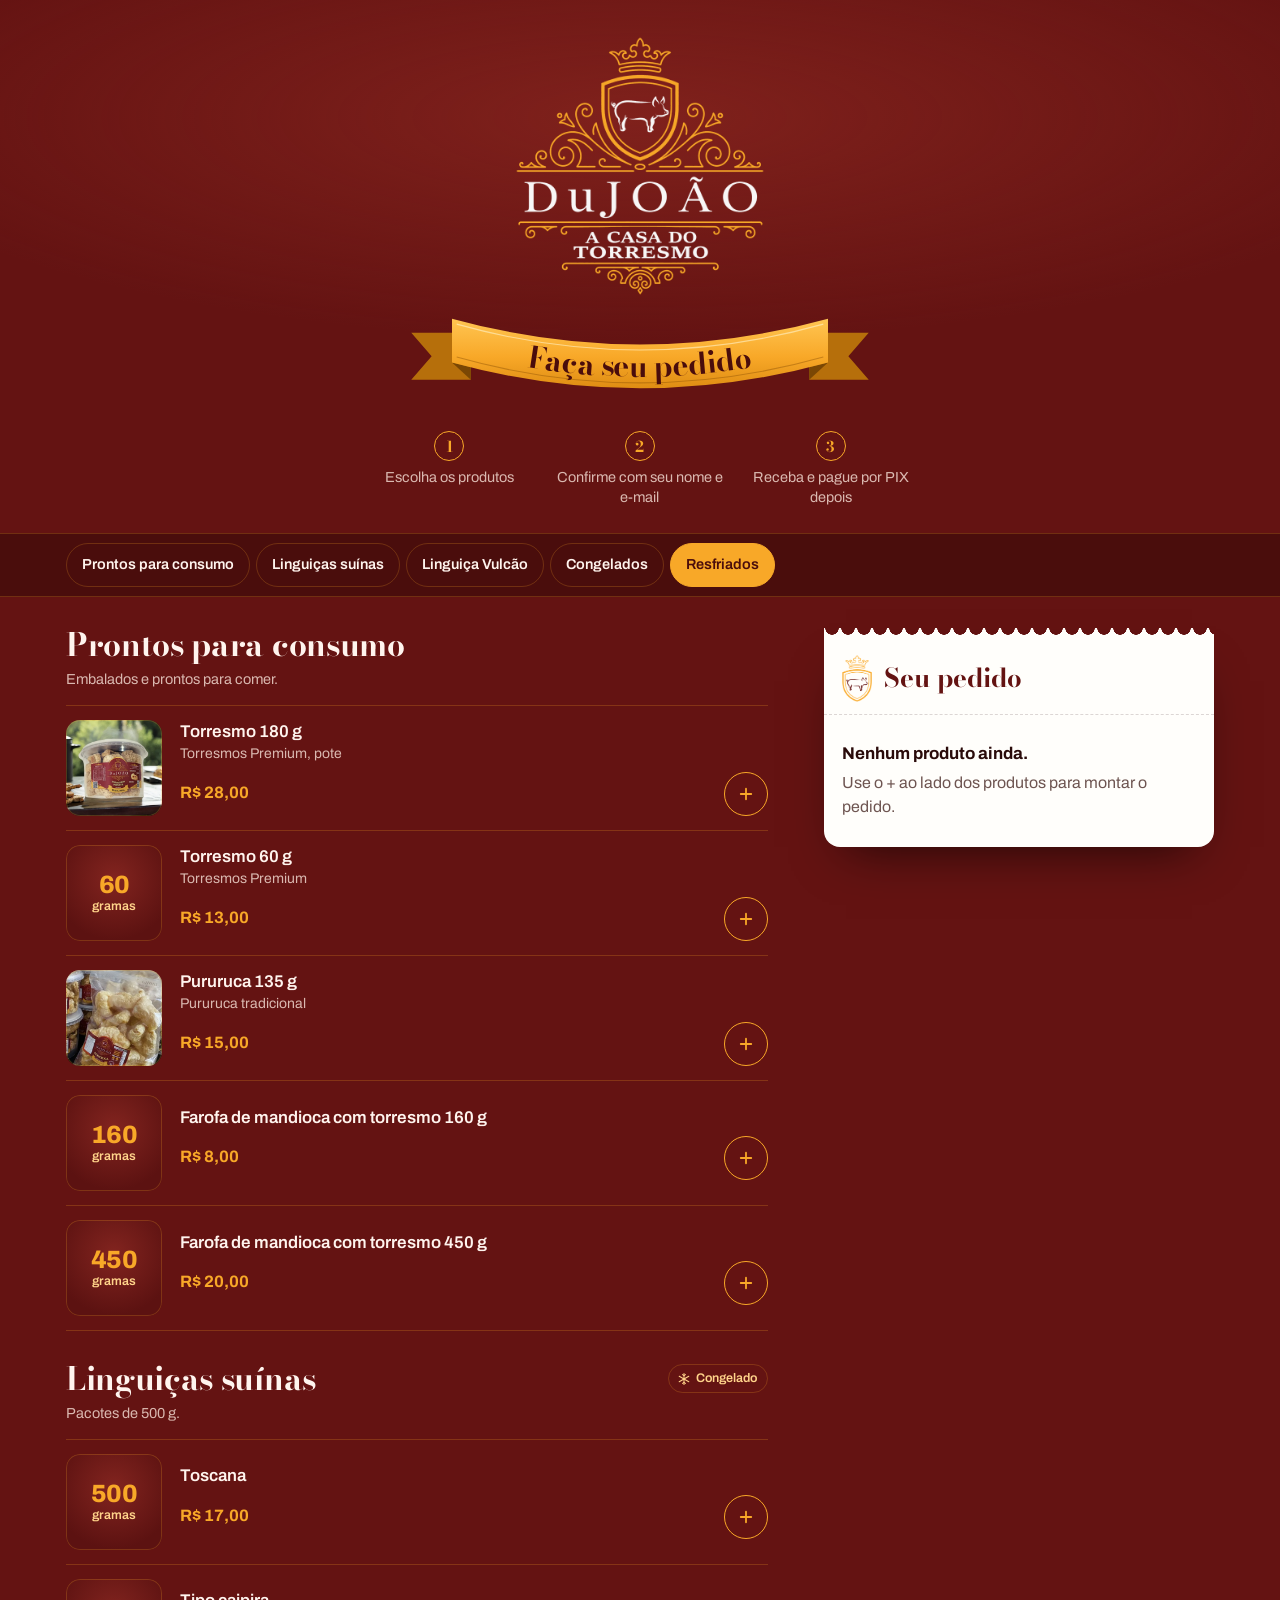
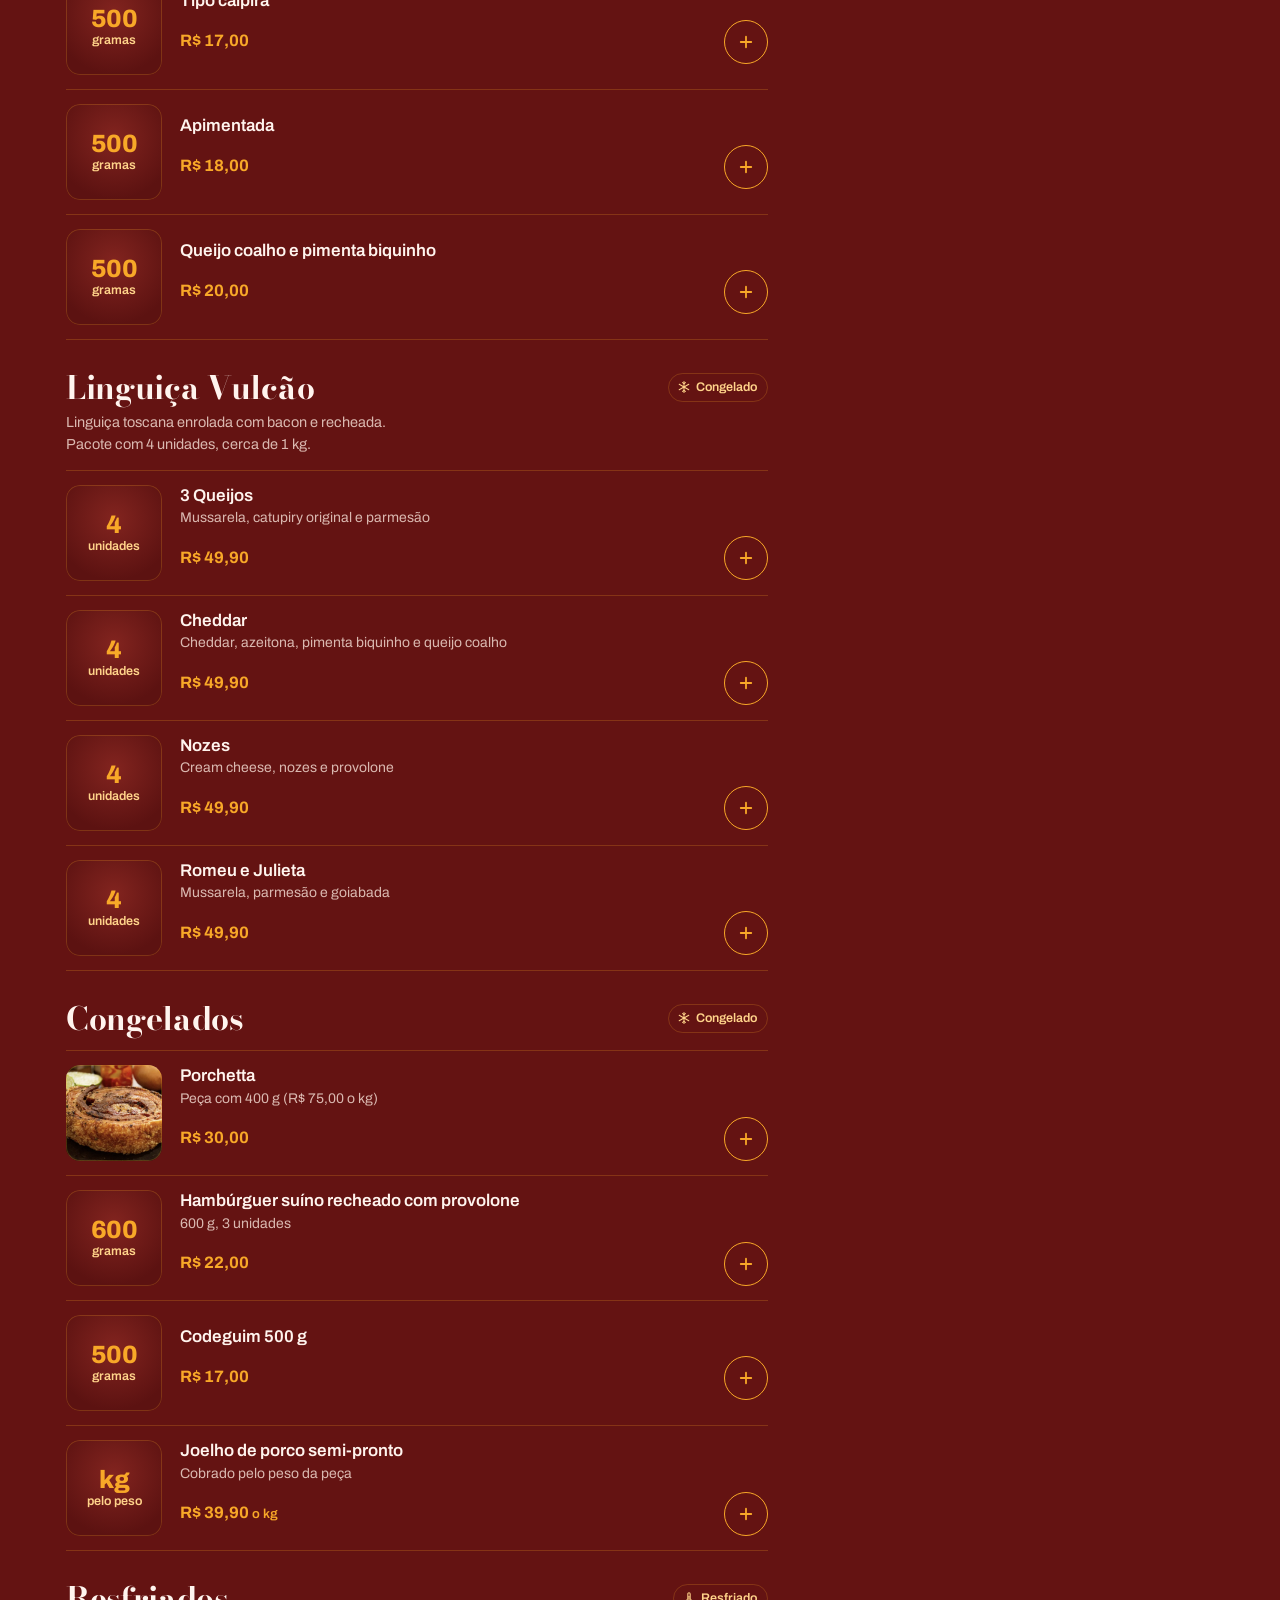
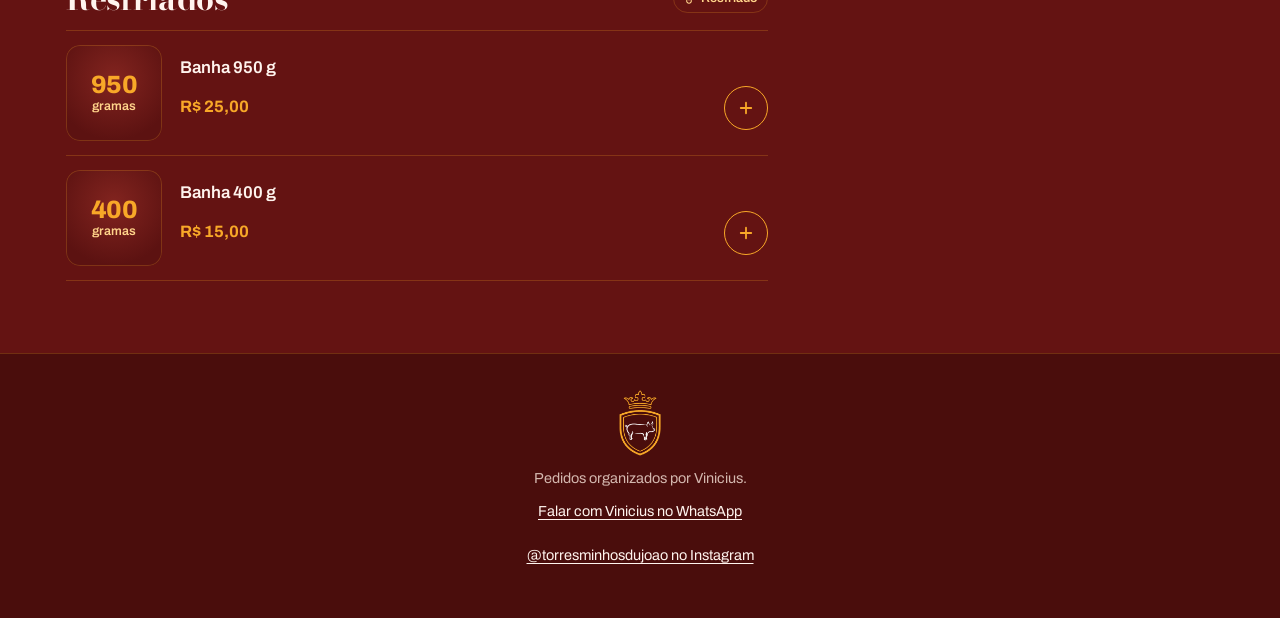
<file: index.html>
<!doctype html>
<html lang="pt-BR">
<head>
  <meta charset="utf-8">
  <meta name="viewport" content="width=device-width, initial-scale=1, viewport-fit=cover">
  <title>Pedidos DuJOÃO</title>
  <meta name="description" content="Monte seu pedido de torresmo, pururuca, linguiças e congelados DuJOÃO. Confirme e receba o resumo por e-mail.">
  <meta name="theme-color" content="#641312">
  <meta name="color-scheme" content="light">
  <meta property="og:type" content="website">
  <meta property="og:title" content="Pedidos DuJOÃO, A Casa do Torresmo">
  <meta property="og:description" content="Escolha os produtos, confirme e receba o resumo do pedido por e-mail.">
  <meta property="og:url" content="https://vbonatto11.github.io/pedidos-dujoao/">
  <meta property="og:image" content="https://vbonatto11.github.io/pedidos-dujoao/assets/img/og.jpg">
  <meta property="og:image:width" content="1200">
  <meta property="og:image:height" content="630">
  <meta name="twitter:card" content="summary_large_image">
  <link rel="icon" type="image/png" href="assets/img/favicon.png">
  <link rel="apple-touch-icon" href="assets/img/apple-touch-icon.png">
  <link rel="preload" href="assets/fonts/bodoni-moda.woff2" as="font" type="font/woff2" crossorigin>
  <link rel="preload" href="assets/fonts/archivo.woff2" as="font" type="font/woff2" crossorigin>
  <link rel="stylesheet" href="assets/estilo.css">
  <script src="config.js" defer></script>
  <script src="assets/catalogo.js" defer></script>
  <script src="assets/loja.js" defer></script>
</head>
<body class="loja">
  <svg width="0" height="0" style="position:absolute" aria-hidden="true" focusable="false">
    <symbol id="i-mais" viewBox="0 0 24 24"><path d="M12 5v14M5 12h14" fill="none" stroke="currentColor" stroke-width="2.4" stroke-linecap="round"/></symbol>
    <symbol id="i-menos" viewBox="0 0 24 24"><path d="M5 12h14" fill="none" stroke="currentColor" stroke-width="2.4" stroke-linecap="round"/></symbol>
    <symbol id="i-fechar" viewBox="0 0 24 24"><path d="M6 6l12 12M18 6 6 18" fill="none" stroke="currentColor" stroke-width="2.2" stroke-linecap="round"/></symbol>
    <symbol id="i-neve" viewBox="0 0 24 24"><g fill="none" stroke="currentColor" stroke-width="1.8" stroke-linecap="round" stroke-linejoin="round"><path d="M12 2.5v19M3.8 7.25l16.4 9.5M20.2 7.25 3.8 16.75"/><path d="M9.6 4.4 12 6.3l2.4-1.9M9.6 19.6 12 17.7l2.4 1.9"/></g></symbol>
    <symbol id="i-termometro" viewBox="0 0 24 24"><g fill="none" stroke="currentColor" stroke-width="1.8" stroke-linecap="round"><path d="M10 13.5V5a2 2 0 1 1 4 0v8.5a4 4 0 1 1-4 0Z"/><path d="M12 9v6.5"/></g></symbol>
    <symbol id="i-copiar" viewBox="0 0 24 24"><g fill="none" stroke="currentColor" stroke-width="1.9" stroke-linejoin="round"><rect x="8.5" y="8.5" width="11" height="11" rx="2.2"/><path d="M15.5 8.5V6.2A1.7 1.7 0 0 0 13.8 4.5H6.2A1.7 1.7 0 0 0 4.5 6.2v7.6a1.7 1.7 0 0 0 1.7 1.7h2.3"/></g></symbol>
    <symbol id="i-conversa" viewBox="0 0 24 24"><path d="M12 3.5a8.5 8.5 0 0 0-7.4 12.7L3.5 20.5l4.4-1.1A8.5 8.5 0 1 0 12 3.5Z" fill="none" stroke="currentColor" stroke-width="1.9" stroke-linejoin="round"/></symbol>
  </svg>

  <a class="pular" href="#cardapio">Pular para os produtos</a>

  <header class="topo">
    <img class="topo__logo" src="assets/img/logo.png" alt="DuJOÃO, A Casa do Torresmo" width="616" height="640">
    <h1 class="fita">
      <span class="sr-only" id="titulo-pagina">Faça seu pedido</span>
      <svg viewBox="0 0 600 160" aria-hidden="true" focusable="false">
        <defs>
          <linearGradient id="fita-ouro" x1="0" y1="0" x2="0" y2="1">
            <stop offset="0" stop-color="#ffc552"/>
            <stop offset=".55" stop-color="#f8a828"/>
            <stop offset="1" stop-color="#df8d13"/>
          </linearGradient>
          <path id="fita-curva" d="M60,75 Q300,141 540,75"/>
        </defs>
        <path d="M84,52 L8,52 L34,82 L8,112 L84,112 Z" fill="#b66f0b"/>
        <path d="M516,52 L592,52 L566,82 L592,112 L516,112 Z" fill="#b66f0b"/>
        <path d="M60,90 L84,112 L84,96 Z" fill="#7a4704"/>
        <path d="M540,90 L516,112 L516,96 Z" fill="#7a4704"/>
        <path d="M60,34 Q300,100 540,34 L540,90 Q300,156 60,90 Z" fill="url(#fita-ouro)"/>
        <path d="M66,41 Q300,107 534,41" fill="none" stroke="#fff3cc" stroke-opacity=".6" stroke-width="1.4"/>
        <path d="M66,83 Q300,149 534,83" fill="none" stroke="#8f5305" stroke-opacity=".45" stroke-width="1.4"/>
        <text font-size="38" fill="#4a0d0c"><textPath id="fita-texto" href="#fita-curva" startOffset="50%" text-anchor="middle">Faça seu pedido</textPath></text>
      </svg>
    </h1>
    <ol class="passos">
      <li>Escolha os produtos</li>
      <li>Confirme com seu nome e <span class="nw">e-mail</span></li>
      <li>Receba e pague por PIX depois</li>
    </ol>
    <p class="topo__aviso" id="aviso" role="status" hidden></p>
    <div class="repetir" id="repetir" hidden>
      <div class="repetir__info">
        <p class="repetir__titulo" id="repetir-titulo">Seu último pedido</p>
        <p class="repetir__texto" id="repetir-texto"></p>
      </div>
      <button class="btn btn--ouro" id="repetir-btn" type="button">Repetir pedido</button>
    </div>
  </header>

  <nav class="categorias" aria-label="Categorias de produtos">
    <div class="categorias__trilho" id="chips"></div>
  </nav>

  <div class="pagina">
    <main class="cardapio" id="cardapio" tabindex="-1">
      <noscript><p class="secao">Para fazer o pedido, ative o JavaScript do navegador.</p></noscript>
    </main>

    <aside class="comanda" id="comanda" aria-labelledby="comanda-titulo">
      <div class="comanda__papel papel serrilha">
        <div class="comanda__cabeca">
          <img class="comanda__emblema" src="assets/img/emblema-papel.png" alt="" width="30" height="47">
          <h2 class="comanda__titulo" id="comanda-titulo" tabindex="-1">Seu pedido</h2>
          <button class="comanda__fechar" id="fechar" type="button" aria-label="Fechar e continuar escolhendo">
            <svg aria-hidden="true"><use href="#i-fechar"/></svg>
          </button>
        </div>

        <div class="comanda__rolagem" id="comanda-rolagem">
          <section id="etapa-pedido" aria-label="Revisão do pedido">
            <div class="comanda__vazio" id="vazio">
              <strong>Nenhum produto ainda.</strong>
              <span id="vazio-texto">Use o + ao lado dos produtos para montar o pedido.</span>
            </div>

            <ul class="linhas" id="linhas"></ul>

            <div class="total" id="total" hidden>
              <div class="total__linha">
                <span>Total</span>
                <div>
                  <strong id="total-valor">R$ 0,00</strong>
                  <p class="total__extra" id="total-extra" hidden>+ itens cobrados pelo peso</p>
                </div>
              </div>
              <button class="btn btn--primario btn--largo total__continuar" id="ir-dados" type="button">Continuar para seus dados</button>
            </div>

            <form class="form" id="form" novalidate hidden>
              <h3 class="form__titulo">Seus dados</h3>

              <div class="campo" id="campo-nome">
                <label for="nome">Nome e sobrenome</label>
                <input id="nome" name="nome" type="text" autocomplete="name" maxlength="80" required placeholder="Ex.: Ana Souza" aria-describedby="erro-nome">
                <p class="campo__erro" id="erro-nome"></p>
              </div>

              <div class="campo" id="campo-email">
                <label for="email">Seu e-mail</label>
                <input id="email" name="email" type="email" inputmode="email" autocomplete="email" autocapitalize="off" spellcheck="false" maxlength="120" required aria-describedby="ajuda-email erro-email">
                <p class="campo__ajuda" id="ajuda-email">A confirmação do pedido chega neste e-mail.</p>
                <p class="campo__erro" id="erro-email"></p>
              </div>

              <div class="campo">
                <label for="whatsapp">WhatsApp <span class="opcional">(opcional)</span></label>
                <input id="whatsapp" name="whatsapp" type="tel" inputmode="tel" autocomplete="tel" maxlength="20" placeholder="(19) 99999-9999">
              </div>

              <div class="campo">
                <label for="obs">Observações <span class="opcional">(opcional)</span></label>
                <textarea id="obs" name="obs" rows="2" maxlength="500"></textarea>
              </div>

              <div class="alerta" id="alerta" role="alert" hidden></div>

              <button class="btn btn--primario btn--largo" id="confirmar" type="submit" style="margin-top:18px">Confirmar pedido</button>
              <p class="comanda__pagamento" id="nota-pagamento">Pagamento por PIX depois que você receber os produtos.</p>
            </form>
          </section>

          <section class="sucesso" id="etapa-sucesso" aria-label="Pedido confirmado" hidden></section>
        </div>
      </div>
    </aside>
  </div>

  <footer class="rodape">
    <img src="assets/img/emblema.png" alt="" width="42" height="66" loading="lazy">
    <p id="rodape-responsavel">Pedidos organizados por Vinicius.</p>
    <p><a id="rodape-whatsapp" href="https://wa.me/5535998983305">Falar no WhatsApp</a></p>
    <p><a href="https://www.instagram.com/torresminhosdujoao/" rel="noopener">@torresminhosdujoao no Instagram</a></p>
  </footer>

  <div class="barra" id="barra">
    <button class="barra__botao" id="abrir" type="button" aria-controls="comanda" aria-expanded="false" tabindex="-1">
      <span>
        <span class="barra__qtd" id="barra-qtd">0 itens</span>
        <span class="barra__total" id="barra-total">R$ 0,00</span>
      </span>
      <span class="barra__acao" id="barra-acao">Revisar pedido</span>
    </button>
  </div>
  <div class="fundo" id="fundo" hidden></div>
  <dialog class="visor" id="visor" aria-labelledby="visor-nome">
    <button class="visor__fechar" id="visor-fechar" type="button" aria-label="Fechar foto">
      <svg aria-hidden="true"><use href="#i-fechar"/></svg>
    </button>
    <div class="visor__palco" id="visor-palco">
      <img class="visor__foto" id="visor-foto" alt="" draggable="false">
    </div>
    <p class="visor__dica" id="visor-dica"></p>
    <div class="visor__info papel">
      <div>
        <h2 class="visor__nome" id="visor-nome"></h2>
        <p class="visor__detalhe" id="visor-detalhe"></p>
      </div>
      <div class="visor__base">
        <span class="visor__preco" id="visor-preco"></span>
        <div id="visor-qtd"></div>
      </div>
    </div>
  </dialog>

  <div class="toast" id="toast" role="status" aria-live="polite"></div>
</body>
</html>
</file>
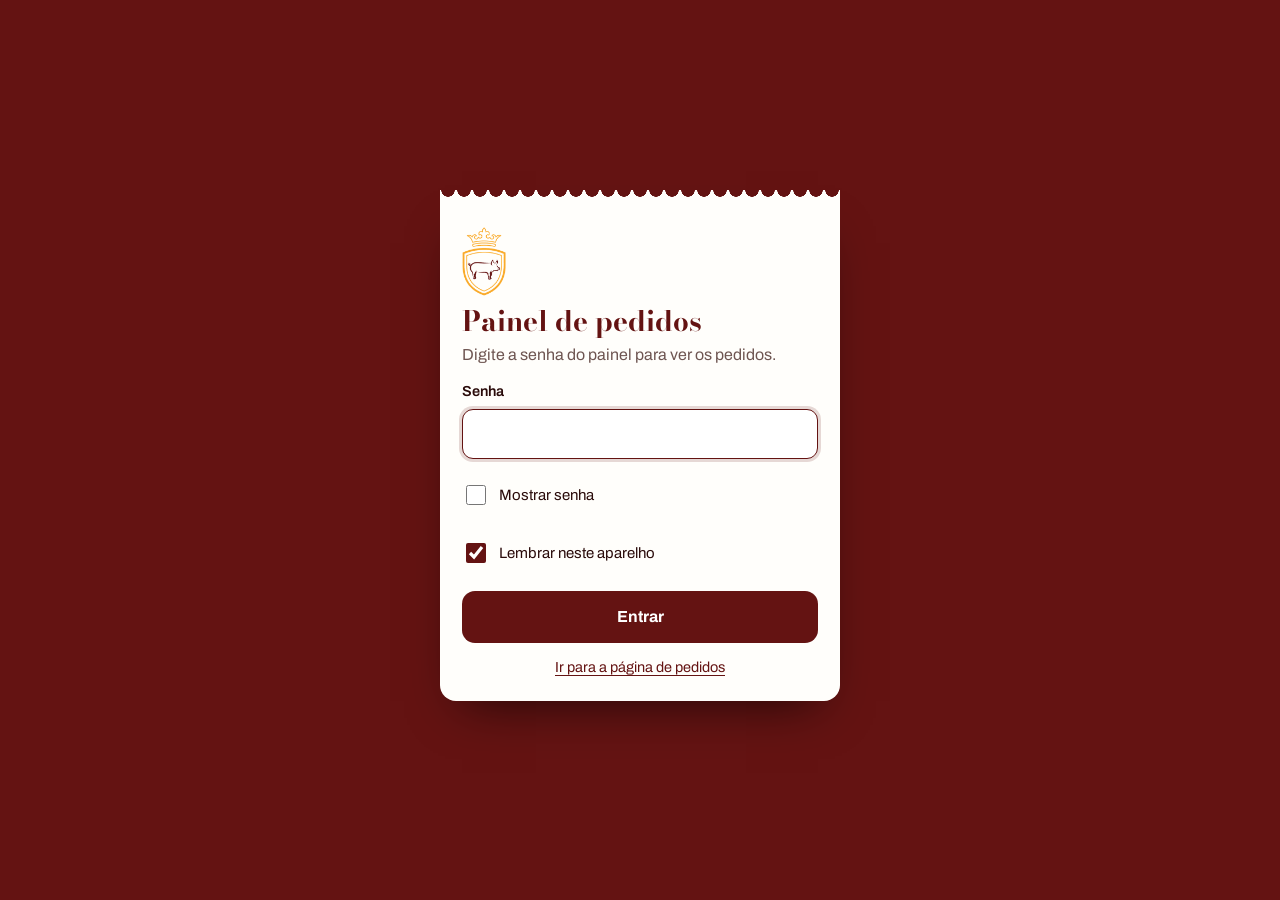
<file: painel.html>
<!doctype html>
<html lang="pt-BR">
<head>
  <meta charset="utf-8">
  <meta name="viewport" content="width=device-width, initial-scale=1, viewport-fit=cover">
  <title>Painel de pedidos DuJOÃO</title>
  <meta name="robots" content="noindex, nofollow">
  <meta name="theme-color" content="#4a0d0c">
  <meta name="color-scheme" content="light">
  <link rel="icon" type="image/png" href="assets/img/favicon.png">
  <link rel="apple-touch-icon" href="assets/img/apple-touch-icon.png">
  <link rel="preload" href="assets/fonts/bodoni-moda.woff2" as="font" type="font/woff2" crossorigin>
  <link rel="preload" href="assets/fonts/archivo.woff2" as="font" type="font/woff2" crossorigin>
  <link rel="stylesheet" href="assets/estilo.css">
  <script src="config.js" defer></script>
  <script src="assets/painel.js" defer></script>
</head>
<body class="painel">
  <svg width="0" height="0" style="position:absolute" aria-hidden="true" focusable="false">
    <symbol id="i-atualizar" viewBox="0 0 24 24"><g fill="none" stroke="currentColor" stroke-width="2" stroke-linecap="round" stroke-linejoin="round"><path d="M20 11a8 8 0 0 0-14.7-4.3L4 8"/><path d="M4 3.5V8h4.5"/><path d="M4 13a8 8 0 0 0 14.7 4.3L20 16"/><path d="M20 20.5V16h-4.5"/></g></symbol>
    <symbol id="i-sair" viewBox="0 0 24 24"><g fill="none" stroke="currentColor" stroke-width="2" stroke-linecap="round" stroke-linejoin="round"><path d="M14 4h4a2 2 0 0 1 2 2v12a2 2 0 0 1-2 2h-4"/><path d="M10 16l-4-4 4-4M6 12h10"/></g></symbol>
    <symbol id="i-check" viewBox="0 0 24 24"><path d="M5 12.5l4.2 4.2L19 7" fill="none" stroke="currentColor" stroke-width="3" stroke-linecap="round" stroke-linejoin="round"/></symbol>
    <symbol id="i-copiar" viewBox="0 0 24 24"><g fill="none" stroke="currentColor" stroke-width="1.9" stroke-linejoin="round"><rect x="8.5" y="8.5" width="11" height="11" rx="2.2"/><path d="M15.5 8.5V6.2A1.7 1.7 0 0 0 13.8 4.5H6.2A1.7 1.7 0 0 0 4.5 6.2v7.6a1.7 1.7 0 0 0 1.7 1.7h2.3"/></g></symbol>
    <symbol id="i-conversa" viewBox="0 0 24 24"><path d="M12 3.5a8.5 8.5 0 0 0-7.4 12.7L3.5 20.5l4.4-1.1A8.5 8.5 0 1 0 12 3.5Z" fill="none" stroke="currentColor" stroke-width="1.9" stroke-linejoin="round"/></symbol>
    <symbol id="i-imprimir" viewBox="0 0 24 24"><g fill="none" stroke="currentColor" stroke-width="1.9" stroke-linejoin="round"><path d="M7 8V3.5h10V8"/><rect x="3.5" y="8" width="17" height="8.5" rx="2"/><path d="M7 13.5h10v7H7z"/></g></symbol>
    <symbol id="i-busca" viewBox="0 0 24 24"><g fill="none" stroke="currentColor" stroke-width="2" stroke-linecap="round"><circle cx="11" cy="11" r="6.5"/><path d="m16 16 4.5 4.5"/></g></symbol>
  </svg>

  <!-- Entrada -->
  <main class="entrada" id="entrada" hidden>
    <form class="entrada__cartao papel serrilha" id="form-entrada" novalidate>
      <img src="assets/img/emblema-papel.png" alt="" width="56" height="88" class="entrada__emblema">
      <h1 class="entrada__titulo">Painel de pedidos</h1>
      <p class="entrada__texto" id="entrada-texto">Digite a senha do painel para ver os pedidos.</p>
      <div class="campo">
        <label for="senha">Senha</label>
        <input id="senha" type="password" autocomplete="current-password" autocapitalize="off" autocorrect="off" spellcheck="false" required aria-describedby="entrada-erro">
      </div>
      <label class="lembrar"><input type="checkbox" id="mostrar-senha"> Mostrar senha</label>
      <label class="lembrar"><input type="checkbox" id="lembrar" checked> Lembrar neste aparelho</label>
      <div class="alerta" id="entrada-erro" role="alert" hidden></div>
      <button class="btn btn--primario btn--largo" id="entrar" type="submit" style="margin-top:16px">Entrar</button>
      <p class="entrada__link"><a href="./">Ir para a página de pedidos</a></p>
    </form>
  </main>

  <!-- Painel -->
  <div id="app" hidden>
    <header class="painel-topo">
      <div class="painel-topo__linha">
        <img src="assets/img/emblema.png" alt="" width="26" height="41" class="painel-topo__emblema">
        <h1 class="painel-topo__titulo">Pedidos DuJOÃO</h1>
        <button class="icone-btn" id="atualizar" type="button" aria-label="Atualizar pedidos"><svg aria-hidden="true"><use href="#i-atualizar"/></svg></button>
        <button class="icone-btn" id="sair" type="button" aria-label="Sair do painel"><svg aria-hidden="true"><use href="#i-sair"/></svg></button>
      </div>
      <div class="painel-topo__linha">
        <div class="abas" role="tablist" aria-label="Seções do painel">
          <button class="aba" role="tab" id="aba-tickets" aria-controls="painel-tickets" aria-selected="true" type="button">Tickets <span class="aba__n" id="n-tickets">0</span></button>
          <button class="aba" role="tab" id="aba-resumo" aria-controls="painel-resumo" aria-selected="false" type="button" tabindex="-1">Resumo</button>
          <button class="aba" role="tab" id="aba-produtos" aria-controls="painel-produtos" aria-selected="false" type="button" tabindex="-1">Produtos</button>
        </div>
      </div>
    </header>

    <main class="painel-corpo">
      <div class="painel-info">
        <label class="rodada-sel">
          <span>Rodada</span>
          <select id="rodada"></select>
        </label>
        <span class="status-loja" id="status-loja"></span>
        <span class="atualizado" id="atualizado"></span>
      </div>
      <section id="painel-tickets" role="tabpanel" aria-labelledby="aba-tickets">
        <h2 class="sr-only">Tickets</h2>
        <div class="filtros">
          <div class="filtros__chips" id="filtros" role="group" aria-label="Filtrar tickets"></div>
          <label class="busca">
            <svg aria-hidden="true"><use href="#i-busca"/></svg>
            <span class="sr-only">Buscar</span>
            <input id="busca" type="search" placeholder="Buscar por nome, nº ou produto" autocomplete="off">
          </label>
        </div>
        <div class="tickets" id="tickets" tabindex="-1"></div>
        <div class="vazio-painel" id="tickets-vazio" hidden></div>
      </section>

      <section id="painel-resumo" role="tabpanel" aria-labelledby="aba-resumo" hidden>
        <h2 class="sr-only">Resumo da rodada</h2>
        <div class="numeros" id="numeros"></div>
        <div class="resumo-grade">
          <article class="cartao papel serrilha">
            <div class="cartao__cabeca">
              <h2 class="cartao__titulo">Pedido para o DuJOÃO</h2>
              <p class="cartao__sub">Tudo que foi pedido nesta rodada, sem os cancelados.</p>
            </div>
            <div id="lista-produtos"></div>
            <button class="btn btn--primario btn--largo" type="button" id="copiar-produtos"><svg aria-hidden="true"><use href="#i-copiar"/></svg>Copiar resumo para o WhatsApp</button>
          </article>

          <div class="resumo-coluna">
            <article class="cartao papel serrilha">
              <div class="cartao__cabeca">
                <h2 class="cartao__titulo">Valores por pessoa</h2>
              </div>
              <ul class="lista-pessoas" id="lista-pessoas"></ul>
              <button class="btn btn--contorno btn--largo" type="button" id="copiar-valores"><svg aria-hidden="true"><use href="#i-copiar"/></svg>Copiar valores</button>
            </article>

            <article class="cartao papel serrilha">
              <div class="cartao__cabeca">
                <h2 class="cartao__titulo">Imprimir para separar</h2>
                <p class="cartao__sub">A lista dos produtos para pegar e os pedidos de cada pessoa, da rodada que está na tela.</p>
              </div>
              <fieldset class="opcoes">
                <legend class="ajuste__nome">Papel</legend>
                <div class="segmentos">
                  <label><input type="radio" name="papel" value="80" checked><span>Térmica 80 mm</span></label>
                  <label><input type="radio" name="papel" value="58"><span>Térmica 58 mm</span></label>
                  <label><input type="radio" name="papel" value="a4"><span>Folha A4</span></label>
                </div>
              </fieldset>
              <fieldset class="opcoes">
                <legend class="ajuste__nome">O que imprimir</legend>
                <label class="lembrar"><input type="checkbox" id="imp-separar" checked> Lista para separar (por produto)</label>
                <label class="lembrar"><input type="checkbox" id="imp-pessoas" checked> Pedidos por pessoa</label>
              </fieldset>
              <button class="btn btn--primario btn--largo" type="button" id="imprimir"><svg aria-hidden="true"><use href="#i-imprimir"/></svg>Imprimir</button>
            </article>

            <article class="cartao papel serrilha">
              <div class="cartao__cabeca">
                <h2 class="cartao__titulo">Site e rodada</h2>
              </div>
              <div class="ajuste">
                <div>
                  <p class="ajuste__nome" id="rotulo-aberto">Recebendo pedidos</p>
                  <p class="ajuste__desc">Desligue para fechar o site para novos pedidos.</p>
                </div>
                <button class="interruptor" id="aberto" type="button" role="switch" aria-checked="true" aria-labelledby="rotulo-aberto"><span></span></button>
              </div>
              <form class="ajuste ajuste--coluna" id="form-aviso">
                <label class="ajuste__nome" for="aviso">Aviso no topo do site</label>
                <p class="ajuste__desc" id="aviso-desc">Por exemplo: "Pedidos até quinta, entrega no sábado". Deixe vazio para não mostrar nada.</p>
                <div class="ajuste__linha">
                  <input id="aviso" type="text" maxlength="200" aria-describedby="aviso-desc">
                  <button class="btn btn--contorno" type="submit">Salvar</button>
                </div>
              </form>
              <div class="ajuste ajuste--coluna">
                <p class="ajuste__nome">Nova rodada</p>
                <p class="ajuste__desc" id="rodada-desc">Quando fechar este pedido com o DuJOÃO, comece uma nova rodada. Os pedidos antigos continuam salvos.</p>
                <button class="btn btn--contorno" type="button" id="nova-rodada">Começar nova rodada</button>
              </div>
              <p class="cartao__rodape"><a id="link-planilha" href="#" target="_blank" rel="noopener">Abrir a planilha</a></p>
            </article>
          </div>
        </div>
      </section>

      <section id="painel-produtos" role="tabpanel" aria-labelledby="aba-produtos" hidden>
        <article class="cartao papel serrilha cartao--produtos">
          <div class="cartao__cabeca">
            <h2 class="cartao__titulo">Preços e produtos</h2>
            <p class="cartao__sub">Mude o preço ou desligue o que acabou e toque em Salvar. Os pedidos novos já usam os valores salvos.</p>
          </div>
          <div id="produtos-lista"></div>
        </article>
        <div class="produtos__barra" id="produtos-barra" hidden>
          <span class="produtos__mudancas" id="produtos-mudancas"></span>
          <button class="btn btn--texto" type="button" id="produtos-desfazer">Desfazer</button>
          <button class="btn btn--ouro" type="button" id="produtos-salvar">Salvar</button>
        </div>
      </section>
    </main>
  </div>

  <div class="impressao" id="impressao" aria-hidden="true"></div>

  <dialog class="dialogo papel" id="dialogo" aria-labelledby="dialogo-titulo" aria-describedby="dialogo-texto">
    <form method="dialog">
      <h2 class="dialogo__titulo" id="dialogo-titulo"></h2>
      <p class="dialogo__texto" id="dialogo-texto"></p>
      <div class="dialogo__acoes">
        <button class="btn btn--contorno" value="nao" type="submit">Voltar</button>
        <button class="btn btn--primario" value="sim" type="submit" id="dialogo-sim"></button>
      </div>
    </form>
  </dialog>

  <div class="toast" id="toast" role="status" aria-live="polite"></div>
</body>
</html>
</file>
<file: assets/estilo.css>
/* ==========================================================================
   Pedidos DuJOÃO — estilos compartilhados (loja e painel)
   Cores tiradas do logo: vinho #641312, ouro #F8A828, branco.
   ========================================================================== */

@font-face {
  font-family: "Bodoni Moda";
  src: url("fonts/bodoni-moda.woff2") format("woff2");
  font-weight: 400 900;
  font-style: normal;
  font-display: swap;
}
@font-face {
  font-family: "Archivo";
  src: url("fonts/archivo.woff2") format("woff2");
  font-weight: 100 900;
  font-style: normal;
  font-display: swap;
}

:root {
  --vinho: #641312;
  --vinho-escuro: #4a0d0c;
  --vinho-claro: #7b201c;
  --vinho-linha: rgba(248, 168, 40, 0.22);
  --ouro: #f8a828;
  --ouro-escuro: #c47a10;
  --ouro-suave: #ffd38a;
  --texto: #fff4ee;
  --texto-2: rgba(255, 236, 226, 0.76);

  --papel: #fffefb;
  --papel-2: #f7f0eb;
  --tinta: #2a0b0a;
  --tinta-2: #6e5551;
  --tinta-linha: rgba(42, 11, 10, 0.16);
  --borda-campo: #9a8580;

  --verde: #2b6a3c;
  --verde-suave: #e2f0e5;
  --ambar: #8a5200;
  --ambar-suave: #fff0d2;
  --erro: #b3261e;
  --erro-suave: #fdecea;

  --serif: "Bodoni Moda", "Bodoni 72", Didot, Georgia, serif;
  --sans: "Archivo", system-ui, -apple-system, "Segoe UI", Roboto, sans-serif;

  --altura-nav: 62px;
  color-scheme: light;
}

*, *::before, *::after { box-sizing: border-box; }
html { -webkit-text-size-adjust: 100%; scroll-behavior: smooth; }
body {
  margin: 0;
  background: var(--vinho);
  color: var(--texto);
  font: 400 16px/1.5 var(--sans);
  -webkit-font-smoothing: antialiased;
  -moz-osx-font-smoothing: grayscale;
}
img { max-width: 100%; display: block; }
button, input, textarea, select { font: inherit; color: inherit; }
button { cursor: pointer; -webkit-tap-highlight-color: transparent; }
a { color: inherit; }
h1, h2, h3, p { margin: 0; }
[hidden] { display: none !important; }

:focus-visible { outline: 3px solid var(--ouro); outline-offset: 2px; }
.papel :focus-visible { outline-color: var(--vinho); }

.sr-only {
  position: absolute !important; width: 1px; height: 1px; padding: 0; margin: -1px;
  overflow: hidden; clip: rect(0 0 0 0); white-space: nowrap; border: 0;
}
.pular {
  position: absolute; left: 12px; top: -60px; z-index: 100;
  background: var(--ouro); color: var(--vinho-escuro); font-weight: 700;
  padding: 10px 14px; border-radius: 10px; text-decoration: none;
}
.pular:focus { top: 12px; }

/* ---------- Topo (hero) ---------- */
.topo {
  text-align: center;
  padding: 28px 16px 26px;
  background:
    radial-gradient(90% 60% at 50% 22%, rgba(150, 44, 36, 0.55) 0%, rgba(100, 19, 18, 0) 70%),
    linear-gradient(var(--vinho), var(--vinho));
}
.topo__logo { width: min(54vw, 240px); height: auto; margin: 0 auto; }
.fita { width: min(100%, 470px); margin: -4px auto 0; }
.fita svg { display: block; width: 100%; height: auto; overflow: visible; }
.fita text { font-family: var(--serif); font-weight: 700; }

.passos {
  list-style: none;
  display: grid;
  grid-template-columns: repeat(3, minmax(0, 1fr));
  gap: 12px;
  max-width: 560px;
  margin: 14px auto 0;
  padding: 0;
  counter-reset: passo;
}
.passos li {
  counter-increment: passo;
  font-size: 13.5px;
  line-height: 1.35;
  color: var(--texto-2);
}
.passos li::before {
  content: counter(passo);
  display: grid; place-items: center;
  width: 30px; height: 30px; margin: 0 auto 7px;
  border-radius: 50%;
  border: 1.5px solid var(--ouro);
  color: var(--ouro);
  font: 700 15px/1 var(--serif);
}
.topo__aviso {
  max-width: 560px; margin: 18px auto 0;
  padding: 12px 14px;
  border: 1px solid var(--ouro);
  border-radius: 12px;
  color: var(--texto);
  font-size: 15px;
  background: rgba(0, 0, 0, 0.14);
}
.topo__aviso--fechado { background: var(--ouro); color: var(--vinho-escuro); font-weight: 600; border-color: var(--ouro); }

/* ---------- Navegação por categorias ---------- */
.categorias {
  position: sticky; top: 0; z-index: 20;
  background: var(--vinho-escuro);
  border-top: 1px solid var(--vinho-linha);
  border-bottom: 1px solid var(--vinho-linha);
}
.categorias__trilho {
  display: flex; gap: 6px;
  max-width: 1180px; margin: 0 auto;
  overflow-x: auto;
  padding: 9px 16px;
  scrollbar-width: none;
  scroll-padding-inline: 16px;
}
.categorias__trilho::-webkit-scrollbar { display: none; }
.chip {
  flex: none;
  display: inline-flex; align-items: center;
  min-height: 44px;
  padding: 0 15px;
  border: 1px solid var(--vinho-linha);
  border-radius: 999px;
  background: transparent;
  color: var(--texto);
  font-size: 14.5px; font-weight: 600;
  text-decoration: none;
  white-space: nowrap;
  transition: background-color .15s, color .15s, border-color .15s;
}
.chip[aria-current="true"] { background: var(--ouro); color: var(--vinho-escuro); border-color: var(--ouro); }

/* ---------- Layout ---------- */
.pagina { max-width: 1180px; margin: 0 auto; padding: 0 16px 128px; }
.cardapio:focus { outline: none; }

/* ---------- Seções e produtos ---------- */
.secao { padding-top: 30px; scroll-margin-top: calc(var(--altura-nav) + 4px); }
.secao__cabeca { display: flex; align-items: flex-start; justify-content: space-between; gap: 12px; }
.secao__titulo { font: 700 28px/1.1 var(--serif); letter-spacing: -0.01em; }
.secao__nota { margin-top: 7px; color: var(--texto-2); font-size: 14.5px; max-width: 46ch; }
.selo {
  flex: none;
  display: inline-flex; align-items: center; gap: 5px;
  margin-top: 3px;
  padding: 4px 10px 4px 8px;
  border: 1px solid var(--vinho-linha);
  border-radius: 999px;
  color: var(--ouro-suave);
  font-size: 12.5px; font-weight: 600;
}
.selo svg { width: 14px; height: 14px; }

.itens { list-style: none; margin: 14px 0 0; padding: 0; }
.item {
  display: grid;
  grid-template-columns: 80px minmax(0, 1fr);
  gap: 14px;
  align-items: center;
  padding: 14px 0;
  border-top: 1px solid var(--vinho-linha);
}
.item:last-child { border-bottom: 1px solid var(--vinho-linha); }
.item__foto {
  position: relative;
  width: 80px; height: 80px;
  border-radius: 14px;
  overflow: hidden;
  background: var(--vinho-claro);
}
.item__foto img { width: 100%; height: 100%; object-fit: cover; }
.item__foto::after {
  content: ""; position: absolute; inset: 0; border-radius: inherit;
  box-shadow: inset 0 0 0 1px var(--vinho-linha);
  transition: box-shadow .2s;
}
.item__foto--emblema {
  display: grid; place-items: center;
  background: radial-gradient(circle at 50% 38%, #82241f 0%, #5c1211 78%);
}
.item__foto--emblema img { width: 44%; height: auto; object-fit: contain; }
.item--no-pedido .item__foto::after { box-shadow: inset 0 0 0 2.5px var(--ouro); }

.item__nome { font-size: 17px; font-weight: 600; line-height: 1.25; }
.item__detalhe { margin-top: 3px; font-size: 14px; line-height: 1.35; color: var(--texto-2); }
.item__base { display: flex; align-items: center; justify-content: space-between; gap: 10px; margin-top: 8px; }
.item__preco { font-weight: 700; font-size: 16.5px; color: var(--ouro); font-variant-numeric: tabular-nums; white-space: nowrap; }
.item__preco small { font-size: 13px; font-weight: 600; }
.item--indisponivel .item__nome, .item--indisponivel .item__detalhe { color: var(--texto-2); }
.item--indisponivel .item__preco { color: var(--texto-2); text-decoration: line-through; }
.item--indisponivel .item__foto img { filter: grayscale(1); opacity: .5; }
.item__esgotado { padding: 5px 11px; border: 1px solid currentColor; border-radius: 999px; font-size: 13.5px; font-weight: 600; color: var(--ouro-suave); }

/* Seletor de quantidade */
.qtd {
  display: inline-flex; align-items: center;
  border-radius: 999px;
  transition: background-color .15s;
}
.qtd__btn {
  display: grid; place-items: center;
  width: 44px; height: 44px;
  border-radius: 50%;
  border: 1.5px solid var(--ouro);
  background: transparent;
  color: var(--ouro);
  padding: 0;
}
.qtd__btn svg { width: 18px; height: 18px; }
.qtd__btn[disabled] { opacity: .4; cursor: not-allowed; }
.qtd__valor {
  min-width: 30px;
  text-align: center;
  font-weight: 800; font-size: 17px;
  font-variant-numeric: tabular-nums;
}
.qtd[data-qtd="0"] .qtd__menos, .qtd[data-qtd="0"] .qtd__valor { display: none; }
.qtd:not([data-qtd="0"]) { background: var(--ouro); color: var(--vinho-escuro); }
.qtd:not([data-qtd="0"]) .qtd__btn { border-color: transparent; color: var(--vinho-escuro); }
.qtd:not([data-qtd="0"]) .qtd__btn:focus-visible { outline-color: var(--vinho-escuro); outline-offset: -3px; }

/* versão menor, dentro da comanda */
.qtd--mini .qtd__btn { position: relative; width: 36px; height: 36px; }
.qtd--mini .qtd__btn::after { content: ""; position: absolute; inset: -4px; }
.qtd--mini .qtd__btn svg { width: 15px; height: 15px; }
.qtd--mini .qtd__valor { min-width: 24px; font-size: 15px; }
.papel .qtd { background: var(--papel-2); color: var(--tinta); }
.papel .qtd .qtd__btn { border-color: transparent; color: var(--vinho); }

/* ---------- Rodapé ---------- */
.rodape {
  text-align: center;
  padding: 36px 16px calc(132px + env(safe-area-inset-bottom));
  color: var(--texto-2);
  font-size: 14.5px;
  border-top: 1px solid var(--vinho-linha);
  background: var(--vinho-escuro);
}
.rodape img { width: 42px; height: auto; margin: 0 auto 12px; }
.rodape p + p { margin-top: 0; }
.rodape a { display: inline-flex; align-items: center; min-height: 44px; color: var(--texto); text-underline-offset: 3px; }

/* ---------- Barra fixa (celular) ---------- */
.barra {
  position: fixed; left: 0; right: 0; bottom: 0; z-index: 30;
  padding: 10px 12px calc(10px + env(safe-area-inset-bottom));
  pointer-events: none;
  transform: translateY(120%);
  transition: transform .28s cubic-bezier(.2, .8, .2, 1);
}
.barra--visivel { transform: none; }
.barra__botao {
  pointer-events: auto;
  display: flex; align-items: center; justify-content: space-between; gap: 12px;
  width: 100%; max-width: 560px; margin: 0 auto;
  padding: 9px 9px 9px 18px;
  border: 0; border-radius: 18px;
  background: var(--ouro);
  color: var(--vinho-escuro);
  box-shadow: 0 14px 34px -10px rgba(0, 0, 0, 0.7);
  text-align: left;
}
.barra__qtd { display: block; font-size: 13.5px; font-weight: 600; line-height: 1.2; }
.barra__total { display: block; white-space: nowrap; font-size: 21px; font-weight: 800; line-height: 1.15; font-variant-numeric: tabular-nums; }
.barra__acao {
  flex: none;
  padding: 13px 18px;
  border-radius: 13px;
  background: var(--vinho);
  color: var(--texto);
  font-weight: 700; font-size: 15.5px;
}

/* ---------- Papel (comanda, tickets) ---------- */
.papel { background: var(--papel); color: var(--tinta); }
.serrilha { position: relative; }
.serrilha::before {
  content: "";
  position: absolute; left: 0; right: 0; top: -9px; height: 10px;
  background: radial-gradient(circle at 8px 0, transparent 6.5px, var(--papel) 7px) 0 0 / 16px 10px repeat-x;
}

/* ---------- Comanda (revisão do pedido) ---------- */
.comanda__papel { display: flex; flex-direction: column; min-height: 0; max-height: inherit; }
.comanda__cabeca {
  display: flex; align-items: center; gap: 12px;
  padding: 18px 18px 12px;
  border-bottom: 1.5px dashed var(--tinta-linha);
}
.comanda__emblema { width: 30px; height: auto; flex: none; }
.comanda__titulo { font: 700 26px/1.1 var(--serif); color: var(--vinho); flex: 1; }
.comanda__fechar {
  display: grid; place-items: center;
  width: 44px; height: 44px; margin: -6px -8px -6px 0;
  border: 0; border-radius: 50%;
  background: transparent; color: var(--tinta);
}
.comanda__fechar svg { width: 22px; height: 22px; }
.comanda__rolagem { overflow-y: auto; overscroll-behavior: contain; padding: 4px 18px 20px; flex: 1; min-height: 0; }

.comanda__vazio { padding: 22px 0 8px; color: var(--tinta-2); }
.comanda__vazio strong { display: block; color: var(--tinta); font-size: 17px; margin-bottom: 4px; }

.linhas { list-style: none; margin: 0; padding: 0; }
.linha {
  display: grid;
  grid-template-columns: auto minmax(0, 1fr) auto;
  grid-template-areas: "nome nome nome" "qtd unit sub";
  align-items: center;
  gap: 6px 10px;
  padding: 12px 0;
  border-bottom: 1.5px dashed var(--tinta-linha);
}
.linha__nome { grid-area: nome; font-weight: 600; font-size: 15.5px; line-height: 1.3; }
.linha__unit { grid-area: unit; font-size: 13.5px; color: var(--tinta-2); font-variant-numeric: tabular-nums; }
.linha__sub { grid-area: sub; font-weight: 700; font-variant-numeric: tabular-nums; text-align: right; white-space: nowrap; }
.linha__sub--peso { font-weight: 600; font-size: 13.5px; color: var(--tinta-2); }
.linha .qtd { grid-area: qtd; }
.linha--fixa { grid-template-columns: minmax(0, 1fr) auto; grid-template-areas: "nome sub" "unit unit"; gap: 2px 12px; }
.linha--fixa .linha__sub { align-self: start; }

.total, .total__linha {
  display: flex; align-items: baseline; justify-content: space-between; gap: 12px;
  padding: 14px 0 4px;
}
#total { display: block; padding: 0; }
.total > div, .total__linha > div { text-align: right; }
.total__continuar { display: none; }
.total span { font-weight: 600; }
.total strong { font: 800 26px/1 var(--sans); letter-spacing: -0.01em; color: var(--vinho); font-variant-numeric: tabular-nums; }
.total__extra { font-size: 13.5px; color: var(--tinta-2); text-align: right; }

.form { margin-top: 18px; padding-top: 16px; border-top: 1.5px dashed var(--tinta-linha); }
.form__titulo { font: 700 20px/1.2 var(--serif); color: var(--vinho); }
.campo { display: grid; gap: 6px; margin-top: 14px; }
.campo label { font-size: 14.5px; font-weight: 600; }
.campo .opcional { font-weight: 400; color: var(--tinta-2); }
.campo input, .campo textarea {
  width: 100%;
  padding: 12px 13px;
  border: 1.5px solid var(--borda-campo);
  border-radius: 11px;
  background: #fff;
  color: var(--tinta);
  font-size: 16px;
}
.campo textarea { resize: vertical; min-height: 64px; }
.campo input:focus, .campo textarea:focus {
  outline: none;
  border-color: var(--vinho);
  box-shadow: 0 0 0 3px rgba(100, 19, 18, 0.16);
}
.campo__ajuda { font-size: 13.5px; color: var(--tinta-2); }
.campo__erro { font-size: 13.5px; font-weight: 600; color: var(--erro); }
.campo__erro:empty { display: none; }
.campo--erro input, .campo--erro textarea { border-color: var(--erro); }
.campo--erro input:focus, .campo--erro textarea:focus { border-color: var(--erro); box-shadow: 0 0 0 3px rgba(179, 38, 30, 0.18); }
.campo input::placeholder { color: #9b8782; }
.isca { position: absolute; left: -9999px; width: 1px; height: 1px; overflow: hidden; }

.alerta--ok { background: var(--verde-suave) !important; color: var(--verde) !important; }
.alerta {
  margin-top: 16px;
  padding: 12px 14px;
  border-radius: 11px;
  background: var(--erro-suave);
  color: #7c1a14;
  font-size: 14.5px; font-weight: 600;
}
.comanda__pagamento { margin-top: 12px; font-size: 13.5px; color: var(--tinta-2); text-align: center; }

/* ---------- Botões ---------- */
.btn {
  display: inline-flex; align-items: center; justify-content: center; gap: 9px;
  min-height: 52px;
  padding: 12px 20px;
  border: 0; border-radius: 13px;
  font-weight: 700; font-size: 16px; line-height: 1.2;
  text-decoration: none;
  transition: background-color .15s, opacity .15s;
}
.btn svg { width: 20px; height: 20px; flex: none; }
.btn--largo { width: 100%; }
.btn--primario { background: var(--vinho); color: #fff; }
.btn--ouro { background: var(--ouro); color: var(--vinho-escuro); }
.btn--contorno { background: transparent; color: var(--vinho); box-shadow: inset 0 0 0 1.5px currentColor; }
.btn--texto { min-height: 44px; padding: 8px 10px; background: none; color: inherit; text-decoration: underline; text-underline-offset: 3px; font-weight: 600; }
.btn[disabled] { opacity: .55; cursor: not-allowed; }
.girando {
  width: 18px; height: 18px; flex: none;
  border-radius: 50%;
  border: 2.5px solid rgba(255, 255, 255, 0.35);
  border-top-color: #fff;
  animation: girar .8s linear infinite;
}
@keyframes girar { to { transform: rotate(360deg); } }

/* ---------- Confirmação ---------- */
.sucesso { padding-top: 8px; text-align: center; }
.sucesso .fita { width: min(100%, 360px); margin: 6px auto 0; }
.sucesso__numero { margin-top: 6px; font: 800 40px/1 var(--sans); letter-spacing: 0.02em; color: var(--vinho); font-variant-numeric: tabular-nums; }
.sucesso__numero small { display: block; margin-bottom: 4px; font: 600 14px/1.2 var(--sans); color: var(--tinta-2); }
.sucesso__msg { margin: 14px auto 0; max-width: 34ch; color: var(--tinta-2); }
.sucesso__msg strong { color: var(--tinta); }
.sucesso__email { display: block; margin-top: 2px; overflow-wrap: anywhere; }
.sucesso .linhas { margin-top: 16px; text-align: left; border-top: 1.5px dashed var(--tinta-linha); }
.sucesso .total { text-align: left; }
.pix {
  margin-top: 18px;
  padding: 14px;
  border: 1.5px dashed var(--ouro-escuro);
  border-radius: 13px;
  background: #fff8ea;
  text-align: left;
}
.pix__titulo { font-weight: 700; color: var(--vinho); }
.pix__chave { margin-top: 4px; font-size: 19px; font-weight: 800; font-variant-numeric: tabular-nums; }
.pix__nome, .pix__quando { font-size: 14px; color: var(--tinta-2); }
.pix .btn { margin-top: 10px; min-height: 44px; width: 100%; }
.sucesso__acoes { display: grid; gap: 10px; margin-top: 18px; }

.carimbo-entrada { animation: carimbar .42s cubic-bezier(.2, 1.4, .4, 1) both; }
@keyframes carimbar {
  from { opacity: 0; transform: scale(1.35) rotate(-4deg); }
  to { opacity: 1; transform: none; }
}

/* ---------- Aviso flutuante ---------- */
.toast {
  position: fixed; left: 16px; right: 16px; z-index: 90;
  bottom: calc(96px + env(safe-area-inset-bottom));
  width: fit-content; max-width: 440px; margin-inline: auto;
  padding: 12px 16px;
  border-radius: 12px;
  background: #1d0706;
  color: #fff;
  font-size: 14.5px; font-weight: 600;
  box-shadow: 0 12px 30px -10px rgba(0, 0, 0, 0.6);
  opacity: 0;
  transform: translateY(12px);
  pointer-events: none;
  transition: opacity .2s, transform .2s;
}
.toast--visivel { opacity: 1; transform: none; }

/* ---------- Comanda no celular: folha que sobe ---------- */
@media (max-width: 999px) {
  .comanda {
    position: fixed; left: 0; right: 0; bottom: 0; z-index: 50;
    max-height: 92vh; max-height: 92dvh;
    display: flex; flex-direction: column;
    transform: translateY(105%);
    visibility: hidden;
    transition: transform .34s cubic-bezier(.2, .8, .2, 1), visibility 0s linear .34s;
  }
  .comanda--aberta { transform: none; visibility: visible; transition: transform .34s cubic-bezier(.2, .8, .2, 1), visibility 0s; }
  .comanda__papel { border-radius: 0; box-shadow: 0 -10px 40px rgba(0, 0, 0, 0.45); padding-bottom: env(safe-area-inset-bottom); }
  .comanda__papel > .comanda__rolagem { max-width: 620px; width: 100%; margin: 0 auto; }
  .comanda__cabeca { width: 100%; max-width: 620px; margin: 0 auto; }
  .fundo {
    position: fixed; inset: 0; z-index: 45;
    background: rgba(26, 5, 4, 0.62);
    opacity: 0;
    transition: opacity .3s;
  }
  .fundo--visivel { opacity: 1; }
}

/* ---------- Telas largas: comanda fixa ao lado ---------- */
@media (min-width: 1000px) {
  .topo { padding-top: 36px; }
  .topo__logo { width: 250px; }
  .pagina {
    display: grid;
    grid-template-columns: minmax(0, 1fr) 390px;
    gap: 56px;
    align-items: start;
    padding-bottom: 72px;
  }
  .secao__titulo { font-size: 32px; }
  .passos li { font-size: 14.5px; }
  .cardapio { max-width: 720px; }
  .item { grid-template-columns: 96px minmax(0, 1fr); gap: 18px; }
  .item__foto { width: 96px; height: 96px; }
  .comanda {
    position: sticky;
    top: calc(var(--altura-nav) + 24px);
    margin-top: 40px;
    max-height: calc(100vh - var(--altura-nav) - 48px);
    display: flex; flex-direction: column;
  }
  .comanda__papel { border-radius: 0 0 16px 16px; box-shadow: 0 22px 48px -22px rgba(0, 0, 0, 0.7); }
  .comanda__fechar { display: none; }
  #total {
    position: sticky; bottom: 0; z-index: 2;
    margin: 0 -18px; padding: 0 18px 14px;
    background: var(--papel);
    box-shadow: 0 -16px 16px -16px rgba(42, 11, 10, 0.45);
  }
  .total__continuar { display: flex; margin-top: 8px; min-height: 46px; }
  .barra, .fundo { display: none !important; }
  .rodape { padding-bottom: 40px; }
  .toast { bottom: 28px; }
}

@media (max-width: 360px) {
  .item { grid-template-columns: 64px minmax(0, 1fr); gap: 12px; }
  .item__foto { width: 64px; height: 64px; border-radius: 12px; }
  .passos li { font-size: 12.5px; }
  .barra__acao { padding: 12px 13px; }
}

@media (prefers-reduced-motion: reduce) {
  html { scroll-behavior: auto; }
  *, *::before, *::after { animation-duration: .001ms !important; transition-duration: .001ms !important; }
}

/* ==========================================================================
   Painel de pedidos
   ========================================================================== */

.entrada { min-height: 100vh; min-height: 100dvh; display: grid; place-items: center; padding: 40px 16px; }
.entrada__cartao { width: min(100%, 400px); padding: 28px 22px 22px; border-radius: 0 0 16px 16px; box-shadow: 0 22px 48px -22px rgba(0, 0, 0, .7); }
.entrada__emblema { width: 44px; height: auto; margin-bottom: 10px; }
.entrada__titulo { font: 700 28px/1.1 var(--serif); color: var(--vinho); }
.entrada__texto { margin-top: 6px; color: var(--tinta-2); }
.lembrar { display: flex; align-items: center; gap: 10px; margin-top: 14px; font-size: 15px; min-height: 44px; }
.lembrar input { width: 20px; height: 20px; accent-color: var(--vinho); }
.entrada__link { margin-top: 14px; text-align: center; font-size: 14.5px; }
.entrada__link a { color: var(--vinho); text-underline-offset: 3px; }

.painel-topo { position: sticky; top: 0; z-index: 20; background: var(--vinho-escuro); border-bottom: 1px solid var(--vinho-linha); }
.painel-topo__linha { display: flex; align-items: center; gap: 10px; max-width: 1180px; margin: 0 auto; padding: 10px 16px 0; }
.painel-topo__linha:last-child { padding-bottom: 10px; }
.painel-info { display: flex; flex-wrap: wrap; align-items: center; gap: 8px 14px; margin-bottom: 16px; font-size: 14px; color: var(--texto-2); }
.painel-topo__emblema { width: 22px; height: auto; }
.painel-topo__titulo { flex: 1; font: 700 22px/1.1 var(--serif); }
.icone-btn {
  display: grid; place-items: center; flex: none;
  width: 44px; height: 44px;
  border: 1px solid var(--vinho-linha); border-radius: 12px;
  background: transparent; color: var(--texto);
}
.icone-btn svg { width: 21px; height: 21px; }
.icone-btn--girando svg { animation: girar 1s linear infinite; }

.rodada-sel { display: inline-flex; align-items: center; gap: 8px; }
.rodada-sel select {
  min-height: 44px; padding: 0 30px 0 12px;
  border: 1px solid var(--vinho-linha); border-radius: 10px;
  background: var(--vinho) url("data:image/svg+xml,%3Csvg xmlns='http://www.w3.org/2000/svg' viewBox='0 0 24 24'%3E%3Cpath d='m7 10 5 5 5-5' fill='none' stroke='%23f8a828' stroke-width='2.2' stroke-linecap='round' stroke-linejoin='round'/%3E%3C/svg%3E") no-repeat right 8px center / 16px;
  color: var(--texto); font-weight: 700;
  -webkit-appearance: none; appearance: none;
}
.status-loja { display: inline-flex; align-items: center; gap: 7px; font-weight: 600; color: var(--texto); }
.status-loja::before { content: ""; width: 9px; height: 9px; border-radius: 50%; background: #6bd18a; box-shadow: 0 0 0 3px rgba(107, 209, 138, .2); }
.status-loja--fechado::before { background: var(--ouro); box-shadow: 0 0 0 3px rgba(248, 168, 40, .22); }
.atualizado { margin-left: auto; font-size: 13px; }

.abas { display: flex; flex: 1; gap: 4px; max-width: 420px; padding: 4px; border-radius: 14px; background: rgba(0, 0, 0, .22); }
.aba {
  flex: 1; min-height: 42px;
  border: 0; border-radius: 10px;
  background: transparent; color: var(--texto);
  font-weight: 700; font-size: 15px;
}
.aba[aria-selected="true"] { background: var(--ouro); color: var(--vinho-escuro); }
.aba__n { display: inline-block; min-width: 22px; margin-left: 4px; padding: 1px 7px; border-radius: 999px; background: rgba(0, 0, 0, .14); font-size: 13px; }

.painel-corpo { max-width: 1180px; margin: 0 auto; padding: 18px 16px 64px; }

.filtros { display: grid; gap: 10px; }
.filtros__chips { display: flex; gap: 6px; overflow-x: auto; scrollbar-width: none; margin: -6px -16px; padding: 6px 16px; }
.filtros__chips::-webkit-scrollbar { display: none; }
.chip--filtro { cursor: pointer; }
.chip--filtro[aria-pressed="true"] { background: var(--ouro); color: var(--vinho-escuro); border-color: var(--ouro); }
.chip__n { margin-left: 6px; font-variant-numeric: tabular-nums; opacity: .8; }
.busca { position: relative; display: block; max-width: 420px; }
.busca svg { position: absolute; left: 13px; top: 50%; width: 19px; height: 19px; transform: translateY(-50%); color: var(--texto-2); pointer-events: none; }
.busca input {
  width: 100%; min-height: 46px; padding: 10px 14px 10px 42px;
  border: 1px solid var(--vinho-linha); border-radius: 12px;
  background: rgba(0, 0, 0, .18); color: var(--texto); font-size: 16px;
}
.busca input::placeholder { color: var(--texto-2); }
.busca input::-webkit-search-cancel-button {
  -webkit-appearance: none; appearance: none; width: 18px; height: 18px; cursor: pointer;
  background: url("data:image/svg+xml,%3Csvg xmlns='http://www.w3.org/2000/svg' viewBox='0 0 24 24'%3E%3Cpath d='M6 6l12 12M18 6 6 18' fill='none' stroke='%23f8a828' stroke-width='2.4' stroke-linecap='round'/%3E%3C/svg%3E") center / contain no-repeat;
}
.busca input:focus { outline: none; border-color: var(--ouro); }

.tickets {
  display: grid;
  grid-template-columns: repeat(auto-fill, minmax(min(100%, 330px), 1fr));
  gap: 30px 20px;
  align-items: start;
  margin-top: 26px;
}
.ticket { position: relative; padding: 16px 16px 10px; border-radius: 0 0 14px 14px; box-shadow: 0 18px 36px -20px rgba(0, 0, 0, .75); }
.ticket__cabeca { display: flex; align-items: baseline; justify-content: space-between; gap: 10px; }
.ticket__num { font: 800 24px/1 var(--sans); letter-spacing: 0.01em; color: var(--vinho); font-variant-numeric: tabular-nums; }
.ticket__data { font-size: 13.5px; color: var(--tinta-2); font-variant-numeric: tabular-nums; }
.ticket__nome { margin-top: 8px; font-size: 19px; font-weight: 700; line-height: 1.25; overflow-wrap: anywhere; }
.ticket--concluido .ticket__nome, .ticket--cancelado .ticket__nome { padding-right: 118px; }
.ticket__alerta { margin-top: 8px; font-size: 13.5px; font-weight: 600; color: var(--erro); }
.ticket__contato { display: flex; flex-wrap: wrap; gap: 2px 14px; margin-top: 4px; font-size: 14px; }
.ticket__contato a { display: inline-flex; align-items: center; gap: 5px; min-height: 44px; color: var(--vinho); text-underline-offset: 3px; word-break: break-all; }
.ticket__contato svg { width: 16px; height: 16px; flex: none; }
.ticket__itens { list-style: none; margin: 10px 0 0; padding: 8px 0; border-top: 1.5px dashed var(--tinta-linha); border-bottom: 1.5px dashed var(--tinta-linha); }
.ticket__item { display: grid; grid-template-columns: 2em minmax(0, 1fr) auto; gap: 8px; padding: 4px 0; font-size: 15px; line-height: 1.35; }
.ticket__q { font-weight: 800; color: var(--vinho); font-variant-numeric: tabular-nums; }
.ticket__valor { font-variant-numeric: tabular-nums; white-space: nowrap; color: var(--tinta-2); }
.ticket__total { display: flex; align-items: baseline; justify-content: space-between; padding-top: 10px; font-weight: 700; }
.ticket__total strong { font: 800 21px/1 var(--sans); color: var(--vinho); font-variant-numeric: tabular-nums; }
.ticket__total small { font: 600 13px/1 var(--sans); color: var(--tinta-2); }
.ticket__obs { margin-top: 10px; padding: 9px 11px; border-radius: 9px; background: var(--papel-2); font-size: 14px; line-height: 1.45; word-break: break-word; }
.ticket__acoes { display: grid; grid-template-columns: 1fr 1fr; gap: 8px; margin-top: 14px; }
.alternar {
  display: inline-flex; align-items: center; justify-content: center; gap: 9px;
  min-height: 46px; padding: 8px 10px;
  border: 1.5px solid var(--borda-campo); border-radius: 11px;
  background: #fff; color: var(--tinta);
  font-weight: 700; font-size: 15px;
  transition: background-color .15s, border-color .15s, color .15s;
}
.alternar__caixa { display: grid; place-items: center; width: 20px; height: 20px; border: 2px solid currentColor; border-radius: 6px; }
.alternar__caixa svg { width: 14px; height: 14px; }
.alternar[aria-pressed="true"] { background: var(--verde); border-color: var(--verde); color: #fff; }
.ticket__cancelar {
  display: block; width: 100%; min-height: 44px; margin-top: 4px;
  border: 0; background: none; color: var(--tinta-2);
  font-size: 14px; font-weight: 600; text-decoration: underline; text-underline-offset: 3px;
}
.ticket--cancelado .ticket__itens, .ticket--cancelado .ticket__total, .ticket--cancelado .ticket__nome { color: var(--tinta-2); }
.ticket--cancelado .ticket__q, .ticket--cancelado .ticket__total strong { color: var(--tinta-2); }
.ticket--cancelado .ticket__produto { text-decoration: line-through; }
.ticket--cancelado .ticket__cancelar { color: var(--vinho); }
.selo-novo { display: inline-block; vertical-align: middle; margin-left: 6px; padding: 3px 8px; border-radius: 999px; background: var(--ouro); color: var(--vinho-escuro); font: 800 12px/1.2 var(--sans); }

.carimbo {
  position: absolute; top: 46px; right: 12px; z-index: 1;
  padding: 4px 8px;
  border: 3px solid currentColor; border-radius: 8px;
  font: 800 12.5px/1 var(--sans); letter-spacing: .08em; text-transform: uppercase;
  transform: rotate(-9deg);
  pointer-events: none;
}
.carimbo--concluido { color: var(--verde); }
.carimbo--cancelado { color: #a3221b; }

.vazio-painel { margin-top: 30px; padding: 26px 20px; border: 1.5px dashed var(--vinho-linha); border-radius: 16px; text-align: center; color: var(--texto-2); }
.vazio-painel strong { display: block; margin-bottom: 4px; color: var(--texto); font-size: 17px; }

/* Resumo */
.numeros { display: grid; grid-template-columns: repeat(2, minmax(0, 1fr)); gap: 10px; }
.numero { padding: 12px 14px; border: 1px solid var(--vinho-linha); border-radius: 14px; background: rgba(0, 0, 0, .16); }
.numero span { display: block; font-size: 13.5px; color: var(--texto-2); }
.numero strong { display: block; margin-top: 2px; font: 800 22px/1.2 var(--sans); font-variant-numeric: tabular-nums; }
.numero small { display: block; margin-top: 2px; font: 600 12.5px/1.2 var(--sans); color: var(--texto-2); }
.numero:first-child { grid-column: span 2; }
.resumo-grade { display: grid; grid-template-columns: minmax(0, 1fr); gap: 30px; margin-top: 30px; align-items: start; }
.resumo-coluna { display: grid; grid-template-columns: minmax(0, 1fr); gap: 30px; min-width: 0; }
.cartao { padding: 18px 18px 16px; border-radius: 0 0 14px 14px; box-shadow: 0 18px 36px -20px rgba(0, 0, 0, .75); }
.cartao__titulo { font: 700 23px/1.15 var(--serif); color: var(--vinho); }
.cartao__sub { margin-top: 4px; font-size: 14px; color: var(--tinta-2); }
.cartao__vazio { padding: 14px 0; color: var(--tinta-2); }
.cartao .btn { margin-top: 16px; }
.cartao__rodape { margin-top: 14px; font-size: 14.5px; }
.cartao__rodape a { display: inline-flex; align-items: center; min-height: 44px; color: var(--vinho); text-underline-offset: 3px; }
.cat-titulo { margin-top: 16px; font-size: 14px; font-weight: 700; color: #8f5a0b; }
.lista-prod { list-style: none; margin: 4px 0 0; padding: 0; }
.lista-prod li { display: grid; grid-template-columns: minmax(0, 1fr) auto; gap: 2px 12px; padding: 9px 0; border-bottom: 1.5px dashed var(--tinta-linha); }
.lp__nome { font-weight: 700; line-height: 1.3; }
.lp__nome small { font-weight: 600; color: var(--tinta-2); }
.lp__qtd { font: 800 21px/1 var(--sans); color: var(--vinho); font-variant-numeric: tabular-nums; }
.lp__quem { grid-column: 1 / -1; font-size: 14px; color: var(--tinta-2); line-height: 1.4; }
.lista-prod__total { display: flex; justify-content: space-between; gap: 10px; padding-top: 12px; font-weight: 700; }
.lista-pessoas { list-style: none; margin: 8px 0 0; padding: 0; }
.lista-pessoas li { display: grid; grid-template-columns: minmax(0, 1fr) auto; grid-template-areas: "nome valor" "st st"; gap: 4px 12px; align-items: center; padding: 10px 0; border-bottom: 1.5px dashed var(--tinta-linha); }
.lpes__nome { grid-area: nome; } .lpes__valor { grid-area: valor; }
.lpes__nome { font-weight: 700; word-break: break-word; }
.lpes__valor { font-weight: 700; font-variant-numeric: tabular-nums; text-align: right; }
.lpes__valor small { font-weight: 600; color: var(--tinta-2); }
.lista-pessoas .st { grid-area: st; justify-self: start; }
.st { display: inline-block; padding: 3px 9px; border-radius: 999px; font-size: 12.5px; font-weight: 700; }
.st--ok { background: var(--verde-suave); color: var(--verde); }
.st--pendente { background: var(--ambar-suave); color: var(--ambar); }

.ajuste { display: flex; align-items: center; justify-content: space-between; gap: 16px; padding: 14px 0; border-bottom: 1.5px dashed var(--tinta-linha); }
.ajuste > div { min-width: 0; }
.ajuste--coluna { display: grid; justify-content: stretch; gap: 6px; }
.ajuste--coluna .btn { justify-self: start; margin-top: 6px; min-height: 46px; }
.ajuste__nome { font-weight: 700; }
.ajuste__desc { font-size: 14px; color: var(--tinta-2); }
.ajuste__linha { display: flex; gap: 8px; margin-top: 4px; }
.ajuste__linha input { flex: 1; min-width: 0; padding: 11px 12px; border: 1.5px solid var(--borda-campo); border-radius: 11px; font-size: 16px; background: #fff; }
.ajuste__linha input:focus { outline: none; border-color: var(--vinho); box-shadow: 0 0 0 3px rgba(100, 19, 18, .16); }
.ajuste__linha .btn { min-height: 46px; margin: 0; }
.interruptor {
  position: relative; flex: none;
  width: 56px; height: 32px;
  border: 0; border-radius: 999px;
  background: #e4d6d1;
  box-shadow: inset 0 0 0 2px #8a7570;
  transition: background-color .2s, box-shadow .2s;
}
.interruptor::before { content: ""; position: absolute; inset: -8px; }
.interruptor span {
  position: absolute; top: 3px; left: 3px;
  width: 26px; height: 26px; border-radius: 50%;
  background: #fff; box-shadow: 0 2px 4px rgba(0, 0, 0, .25);
  transition: transform .2s;
}
.interruptor[aria-checked="true"] { background: var(--verde); box-shadow: none; }
.interruptor[aria-checked="true"] span { transform: translateX(24px); }

.dialogo { width: min(92vw, 420px); padding: 22px; border: 0; border-radius: 16px; box-shadow: 0 30px 60px -20px rgba(0, 0, 0, .7); }
.dialogo::backdrop { background: rgba(26, 5, 4, .62); }
.dialogo__titulo { font: 700 23px/1.2 var(--serif); color: var(--vinho); }
.dialogo__texto { margin-top: 8px; color: var(--tinta-2); }
.dialogo__acoes { display: flex; justify-content: flex-end; gap: 10px; margin-top: 20px; flex-wrap: wrap; }

@media (min-width: 760px) {
  .numeros { grid-template-columns: repeat(5, minmax(0, 1fr)); }
  .numero:first-child { grid-column: auto; }
  .filtros { grid-template-columns: 1fr auto; align-items: center; }
  .filtros__chips { margin: -6px 0; padding: 6px 0; flex-wrap: wrap; }
  .busca { width: 320px; }
}
@media (min-width: 1000px) {
  .resumo-grade { grid-template-columns: minmax(0, 1.15fr) minmax(0, 1fr); }
}

/* Selo de peso no lugar da foto */
.item__foto--selo {
  display: grid; place-content: center; text-align: center; gap: 3px;
  background: radial-gradient(circle at 50% 35%, #82241f 0%, #5c1211 78%);
  color: var(--ouro);
}
.item__foto--selo b { font: 800 25px/1 var(--sans); letter-spacing: -0.02em; font-variant-numeric: tabular-nums; }
.item__foto--selo span { font: 600 12.5px/1.1 var(--sans); color: var(--ouro-suave); }
@media (max-width: 360px) { .item__foto--selo b { font-size: 21px; } .item__foto--selo span { font-size: 11.5px; } }

.nw { white-space: nowrap; }

/* Respeita o recorte de tela (notch) no celular deitado */
.topo, .pagina, .rodape, .painel-corpo {
  padding-left: max(16px, env(safe-area-inset-left));
  padding-right: max(16px, env(safe-area-inset-right));
}
.categorias__trilho {
  padding-left: max(16px, env(safe-area-inset-left));
  padding-right: max(16px, env(safe-area-inset-right));
}

@media (min-width: 600px) {
  .lista-pessoas li { grid-template-columns: minmax(0, 1fr) auto auto; grid-template-areas: "nome st valor"; }
  .lista-pessoas .st { justify-self: end; }
}


/* Repetir o último pedido */
.repetir {
  display: flex; align-items: center; gap: 14px;
  max-width: 560px; margin: 18px auto 0;
  padding: 12px 12px 12px 16px;
  border: 1px solid var(--ouro); border-radius: 14px;
  background: rgba(0, 0, 0, 0.16);
  text-align: left;
}
.repetir__info { flex: 1; min-width: 0; }
.repetir__titulo { font-size: 14.5px; font-weight: 700; color: var(--ouro-suave); }
.repetir__texto { margin-top: 2px; font-size: 14px; line-height: 1.4; color: var(--texto-2); }
.repetir .btn { flex: none; min-height: 46px; padding: 10px 16px; font-size: 15px; }
@media (max-width: 420px) { .repetir { flex-direction: column; align-items: stretch; } }

.sucesso__dica { display: block; margin-top: 6px; font-size: 13.5px; color: var(--tinta-2); }

/* Painel: cobrar no WhatsApp */
.ticket__cobrar {
  display: flex; align-items: center; justify-content: center; gap: 8px;
  min-height: 46px; margin-top: 8px;
  border-radius: 11px;
  background: var(--vinho); color: #fff;
  font-weight: 700; font-size: 15px; text-decoration: none;
}
.ticket__cobrar svg { width: 18px; height: 18px; }

/* Visor de foto (toque na foto do produto) */
.item__foto--botao { padding: 0; border: 0; cursor: zoom-in; }
.visor {
  width: 100%; height: 100%; max-width: none; max-height: none;
  margin: 0; padding: 0; border: 0;
  background: transparent; color: var(--texto);
  overflow: hidden;
}
.visor::backdrop { background: rgba(18, 4, 4, 0.86); }
.visor[open] {
  display: flex; flex-direction: column; align-items: center; justify-content: center; gap: 10px;
  padding: max(16px, env(safe-area-inset-top)) 16px max(16px, env(safe-area-inset-bottom));
  animation: visor-entra .22s ease-out;
}
@keyframes visor-entra { from { opacity: 0; transform: scale(.97); } to { opacity: 1; transform: none; } }
.visor__palco {
  position: relative; flex: none;
  width: min(92vw, 600px, calc(100vh - 290px)); width: min(92vw, 600px, calc(100dvh - 290px));
  aspect-ratio: 1;
  border-radius: 16px; overflow: hidden;
  background: #2a0807;
  touch-action: none; cursor: zoom-in;
  -webkit-user-select: none; user-select: none;
}
.visor__palco--zoom { cursor: grab; }
.visor__palco--zoom:active { cursor: grabbing; }
.visor__foto { width: 100%; height: 100%; object-fit: contain; transform-origin: center; will-change: transform; -webkit-user-drag: none; }
.visor__dica { font-size: 13px; color: var(--texto-2); text-align: center; }
.visor__info { width: min(92vw, 600px); padding: 14px 16px; border-radius: 16px; display: grid; gap: 10px; }
.visor__nome { font: 700 22px/1.15 var(--serif); color: var(--vinho); }
.visor__detalhe { margin-top: 4px; font-size: 14.5px; color: var(--tinta-2); }
.visor__base { display: flex; align-items: center; justify-content: space-between; gap: 12px; }
.visor__preco { font: 800 20px/1 var(--sans); color: var(--vinho); font-variant-numeric: tabular-nums; }
.visor__preco small { font-size: 13px; font-weight: 600; }
.visor .item__esgotado { color: var(--tinta-2); }
.visor__fechar {
  position: absolute; top: max(12px, env(safe-area-inset-top)); right: 12px; z-index: 2;
  display: grid; place-items: center;
  width: 48px; height: 48px; border: 0; border-radius: 50%;
  background: rgba(0, 0, 0, 0.5); color: #fff;
}
.visor__fechar svg { width: 24px; height: 24px; }

/* Painel: opções de impressão */
.opcoes { margin: 14px 0 0; padding: 0; border: 0; min-width: 0; }
.opcoes legend { padding: 0; margin-bottom: 8px; }
.opcoes .lembrar { margin-top: 0; min-height: 40px; }
.segmentos { display: flex; flex-wrap: wrap; gap: 8px; }
.segmentos label { position: relative; }
.segmentos input { position: absolute; width: 1px; height: 1px; opacity: 0; }
.segmentos span {
  display: inline-flex; align-items: center;
  min-height: 44px; padding: 0 14px;
  border: 1.5px solid var(--borda-campo); border-radius: 999px;
  background: #fff; font-size: 14.5px; font-weight: 700; cursor: pointer;
}
.segmentos input:checked + span { background: var(--vinho); border-color: var(--vinho); color: #fff; }
.segmentos input:focus-visible + span { outline: 3px solid var(--vinho); outline-offset: 2px; }

/* Painel: preços e produtos */
.cartao--produtos { max-width: 760px; }
.produtos { list-style: none; margin: 4px 0 0; padding: 0; }
.produto {
  display: grid; grid-template-columns: minmax(0, 1fr) auto auto; align-items: center; gap: 8px 12px;
  padding: 10px 0; border-bottom: 1.5px dashed var(--tinta-linha);
}
.produto--mudou { box-shadow: inset 4px 0 0 var(--ouro); padding-left: 10px; }
.produto__nome { font-weight: 700; line-height: 1.3; overflow-wrap: anywhere; }
.produto__estado { margin-top: 1px; font-size: 13px; font-weight: 700; color: var(--verde); }
.produto--esgotado .produto__nome { color: var(--tinta-2); }
.produto--esgotado .produto__estado { color: var(--erro); }
.produto__preco {
  display: inline-flex; align-items: center; gap: 4px;
  min-height: 44px; padding: 0 10px;
  border: 1.5px solid var(--borda-campo); border-radius: 10px;
  background: #fff; font-weight: 700; line-height: 1; color: var(--tinta-2);
}
.produto__preco input {
  width: 4.4em; padding: 8px 0; border: 0; outline: none; background: transparent;
  font: 700 16px/1 var(--sans); color: var(--tinta); text-align: right; font-variant-numeric: tabular-nums;
}
.produto__preco:focus-within { border-color: var(--vinho); box-shadow: 0 0 0 3px rgba(100, 19, 18, 0.16); }
.produto__preco--erro, .produto__preco--erro:focus-within { border-color: var(--erro); box-shadow: 0 0 0 3px rgba(179, 38, 30, 0.18); }
.produto__un { font-size: 13px; }
.produtos__barra {
  position: sticky; bottom: 0; z-index: 10;
  display: flex; align-items: center; gap: 10px;
  max-width: 760px; margin: 16px 0 0;
  padding: 12px 14px calc(12px + env(safe-area-inset-bottom));
  border: 1px solid var(--ouro); border-radius: 14px;
  background: var(--vinho-escuro);
  box-shadow: 0 -10px 30px -12px rgba(0, 0, 0, 0.6);
}
.produtos__mudancas { flex: 1; font-weight: 700; }
.produtos__barra .btn { min-height: 46px; }
.produtos__barra .btn--texto { color: var(--texto); }
@media (max-width: 380px) { .produto { grid-template-columns: minmax(0, 1fr) auto; } .produto .interruptor { grid-column: 2; } }

/* Painel: peso dos itens vendidos por quilo */
.ticket__produto small { display: block; margin-top: 1px; font-size: 13px; color: var(--tinta-2); }
.ticket__pesar { font-weight: 700; color: var(--ambar); }
.peso { grid-column: 2 / -1; display: flex; flex-wrap: wrap; align-items: center; gap: 6px 10px; margin: 4px 0 4px; }
.peso__campo {
  display: inline-flex; align-items: center; gap: 6px;
  min-height: 44px; padding: 0 10px;
  border: 1.5px solid var(--borda-campo); border-radius: 10px;
  background: #fff; font-weight: 700; line-height: 1; color: var(--tinta-2); cursor: text;
}
.peso__rotulo { font-size: 13px; }
.peso__campo input {
  width: 4.6em; padding: 8px 0; border: 0; outline: none; background: transparent;
  font: 700 16px/1 var(--sans); color: var(--tinta); text-align: right; font-variant-numeric: tabular-nums;
}
.peso__campo input::placeholder { color: #b3a29e; }
.peso__campo:focus-within { border-color: var(--vinho); box-shadow: 0 0 0 3px rgba(100, 19, 18, 0.16); }
.peso--falta .peso__campo { border-style: dashed; border-color: var(--ouro-escuro); background: var(--ambar-suave); }
.peso--erro .peso__campo, .peso--erro .peso__campo:focus-within { border-color: var(--erro); box-shadow: 0 0 0 3px rgba(179, 38, 30, 0.16); }
.peso__salvar {
  min-height: 44px; padding: 0 14px; border: 0; border-radius: 10px;
  background: var(--vinho); color: #fff; font: 700 14.5px/1 var(--sans); cursor: pointer;
}
.peso__salvar:disabled { background: var(--tinta-2); cursor: progress; }
.peso__salvar[hidden] { display: none; }
.peso__calc { flex: 1 1 13em; font-size: 13.5px; line-height: 1.35; color: var(--tinta-2); font-variant-numeric: tabular-nums; }
.peso__calc b { color: var(--tinta); }
.peso--erro .peso__calc { color: var(--erro); font-weight: 600; }
.peso__falhou { color: var(--erro); font-weight: 700; }
.peso__aviso { grid-column: 2 / -1; margin: 2px 0 4px; font-size: 13px; line-height: 1.35; color: var(--tinta-2); }

/* Impressão: lista para separar (térmica 80/58 mm ou A4) */
.impressao { display: none; }
@media print {
  @page { margin: 3mm; }
  html, body { background: #fff !important; color: #000 !important; }
  body.imprimir-lista > *:not(.impressao) { display: none !important; }
  body.imprimir-lista .impressao { display: block !important; color: #000; font-family: Arial, Helvetica, sans-serif; line-height: 1.3; }
  .impressao--80 { width: 72mm; font-size: 12.5px; }
  .impressao--58 { width: 48mm; font-size: 11px; }
  .impressao--a4 { width: auto; font-size: 13px; }
  .imp__cab { display: flex; align-items: center; justify-content: space-between; gap: 2mm; padding-bottom: 2mm; border-bottom: 1.5px dashed #000; text-align: center; }
  .imp__cabtexto { flex: 1; min-width: 0; }
  .imp__logo { flex: none; width: 10mm; height: auto; }
  .impressao--58 .imp__logo { width: 7.5mm; }
  .impressao--a4 .imp__logo { width: 14mm; }
  .imp__marca { font-size: 1.6em; font-weight: 800; letter-spacing: .12em; }
  .imp__titulo { margin: 3mm 0 1mm; font-size: 1.15em; font-weight: 800; }
  .imp__cat { margin-top: 2mm; border-bottom: 1px solid #000; font-size: .85em; font-weight: 800; text-transform: uppercase; }
  .imp__prod, .imp__item { display: flex; align-items: flex-start; gap: 1.5mm; padding: .8mm 0; }
  .imp__qtd { min-width: 6mm; font-size: 1.15em; font-weight: 800; }
  .imp__nome { font-weight: 700; }
  .imp__nome small { display: block; font-size: .85em; font-weight: 400; }
  .imp__caixa { flex: none; width: 3.2mm; height: 3.2mm; margin-top: .6mm; border: 1.5px solid #000; }
  .imp__pedido { padding: 2mm 0; border-top: 1.5px dashed #000; break-inside: avoid; }
  .imp__titulo + .imp__pedido { border-top: 0; }
  .imp__pessoa { font-size: 1.1em; font-weight: 800; }
  .imp__total { display: flex; justify-content: space-between; margin-top: 1mm; padding-top: 1mm; border-top: 1px solid #000; }
  .imp__obs { margin-top: 1mm; font-size: .9em; }
  .imp__peso { display: flex; align-items: flex-end; gap: 1.5mm; margin: .5mm 0 1mm 4.7mm; font-size: .9em; }
  .imp__risco { flex: 1; min-width: 12mm; max-width: 30mm; height: 1.1em; border-bottom: 1px solid #000; }
  .imp__fim { display: flex; justify-content: space-between; margin-top: 2mm; padding-top: 2mm; border-top: 2px solid #000; font-weight: 800; }
}

/* Efeitos de passar o mouse: só em aparelhos com mouse (no toque eles "grudam") */
@media (hover: hover) {
  .chip:hover { border-color: var(--ouro); }
  .qtd__btn:hover { background: rgba(248, 168, 40, 0.14); }
  .qtd:not([data-qtd="0"]) .qtd__btn:hover { background: rgba(74, 13, 12, 0.1); }
  .papel .qtd .qtd__btn:hover { background: rgba(100, 19, 18, 0.08); }
  .comanda__fechar:hover { background: var(--papel-2); }
  .btn--primario:hover { background: #7a1a18; }
  .btn--ouro:hover { background: #ffb43d; }
  .btn--contorno:hover { background: rgba(100, 19, 18, 0.06); }
  .icone-btn:hover { border-color: var(--ouro); }
  .alternar:not([aria-pressed="true"]):hover { border-color: var(--tinta-2); }
  .ticket__cancelar:hover { color: var(--erro); }
  .ticket__cobrar:hover { background: #7a1a18; }
  .peso__salvar:not(:disabled):hover { background: #7a1a18; }
}
</file>
